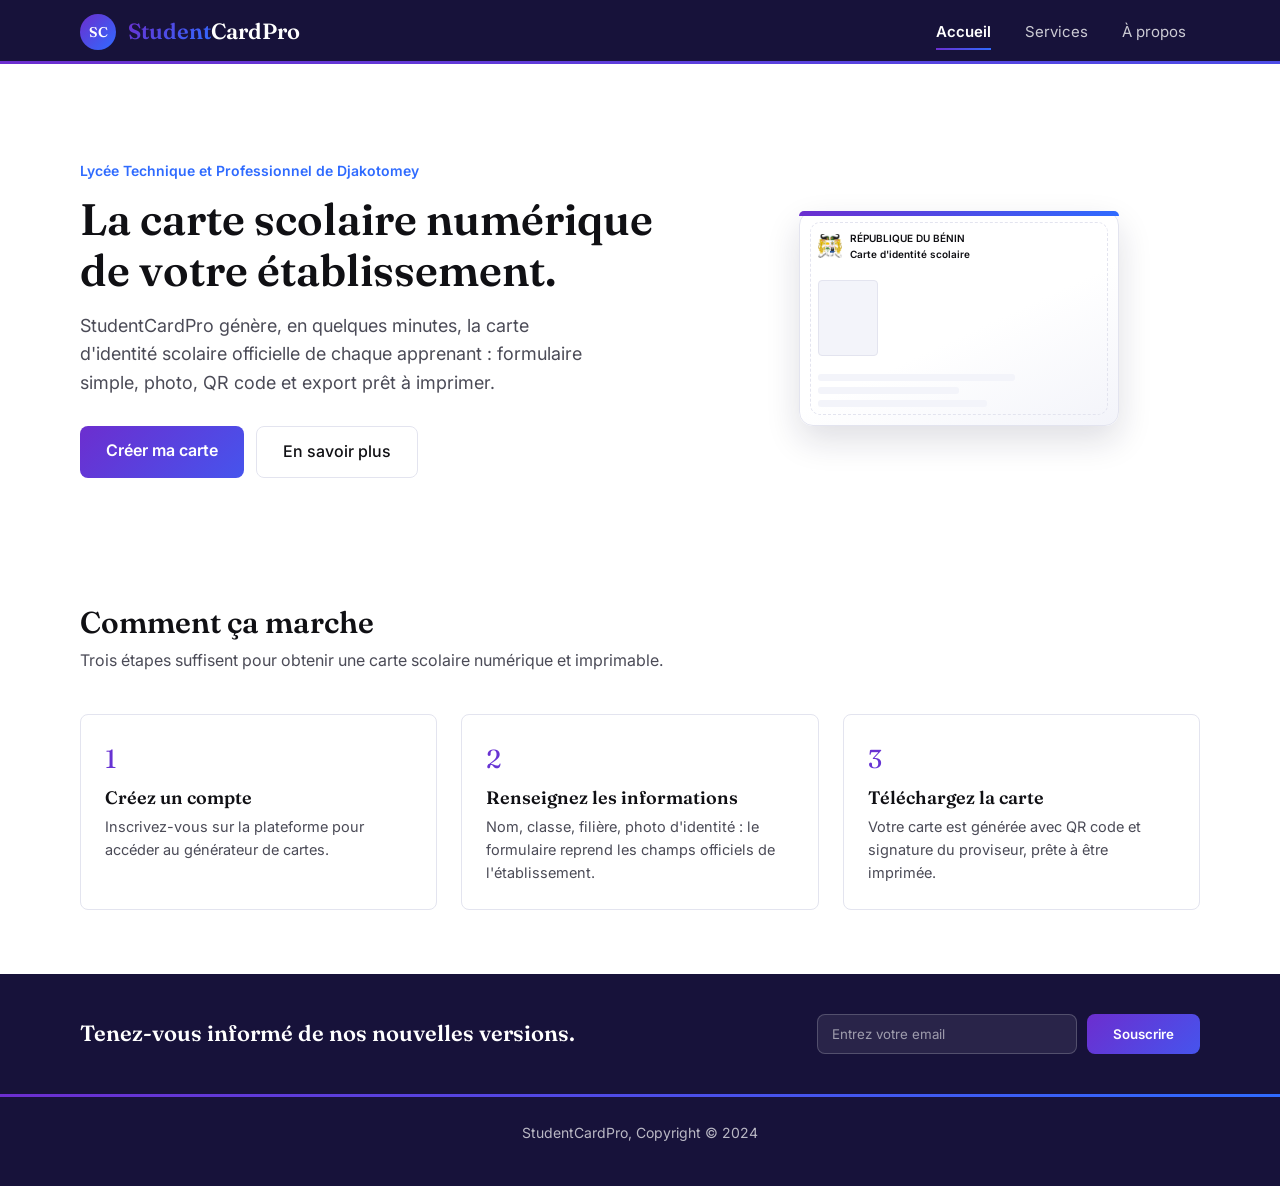
<file: index.html>
<!DOCTYPE html>
<html lang="fr">
  <head>
    <meta charset="utf-8">
    <meta name="viewport" content="width=device-width, initial-scale=1">
    <title>StudentCardPro | Bienvenue</title>
    <link rel="stylesheet" href="./css/style.css">
    <link rel="icon" href="img/favicon.png">
  </head>
  <body>
    <header>
      <div class="container">
        <div id="branding">
          <span class="seal">SC</span>
          <h1><span class="highlight">Student</span>CardPro</h1>
        </div>
        <nav aria-label="Navigation principale">
          <ul>
            <li class="current"><a href="index.html">Accueil</a></li>
            <li><a href="services.php">Services</a></li>
            <li><a href="about.html">À propos</a></li>
          <!--  <li><a href="publipostage.php">Publipostage</a></li>-->
          </ul>
        </nav>
      </div>
    </header>

    <section id="showcase">
      <div class="container">
        <div class="copy">
          <p class="eyebrow">Lycée Technique et Professionnel de Djakotomey</p>
          <h1>La carte scolaire numérique de votre établissement.</h1>
          <p>StudentCardPro génère, en quelques minutes, la carte d'identité scolaire officielle de chaque apprenant : formulaire simple, photo, QR code et export prêt à imprimer.</p>
          <div class="condition">
            <a href="services.php" class="btn">Créer ma carte</a>
            <a href="about.html" class="btn-outline">En savoir plus</a>
          </div>
        </div>
        <div class="hero-card-wrap">
          <div class="hero-card">
            <div class="hc-top">
              <img src="img/armoirie.png" alt="">
              <span>RÉPUBLIQUE DU BÉNIN<br>Carte d'identité scolaire</span>
            </div>
            <div class="hc-photo"></div>
            <div class="hc-lines">
              <span></span>
              <span></span>
              <span></span>
            </div>
          </div>
        </div>
      </div>
    </section>

    <section id="steps">
      <div class="container">
        <h2>Comment ça marche</h2>
        <p class="lead">Trois étapes suffisent pour obtenir une carte scolaire numérique et imprimable.</p>
        <div id="boxes">
          <div class="box">
            <div class="num">1</div>
            <h3>Créez un compte</h3>
            <p>Inscrivez-vous sur la plateforme pour accéder au générateur de cartes.</p>
          </div>
          <div class="box">
            <div class="num">2</div>
            <h3>Renseignez les informations</h3>
            <p>Nom, classe, filière, photo d'identité : le formulaire reprend les champs officiels de l'établissement.</p>
          </div>
          <div class="box">
            <div class="num">3</div>
            <h3>Téléchargez la carte</h3>
            <p>Votre carte est générée avec QR code et signature du proviseur, prête à être imprimée.</p>
          </div>
        </div>
      </div>
    </section>

    <section id="newsletter">
      <div class="container">
        <h1>Tenez-vous informé de nos nouvelles versions.</h1>
        <form action="envoyer.php" method="post">
          <input type="email" placeholder="Entrez votre email" required>
          <button type="submit" class="button_1">Souscrire</button>
        </form>
      </div>
    </section>

    <footer>
      <p>StudentCardPro, Copyright &copy; 2024</p>
    </footer>
  </body>
</html>
</file>
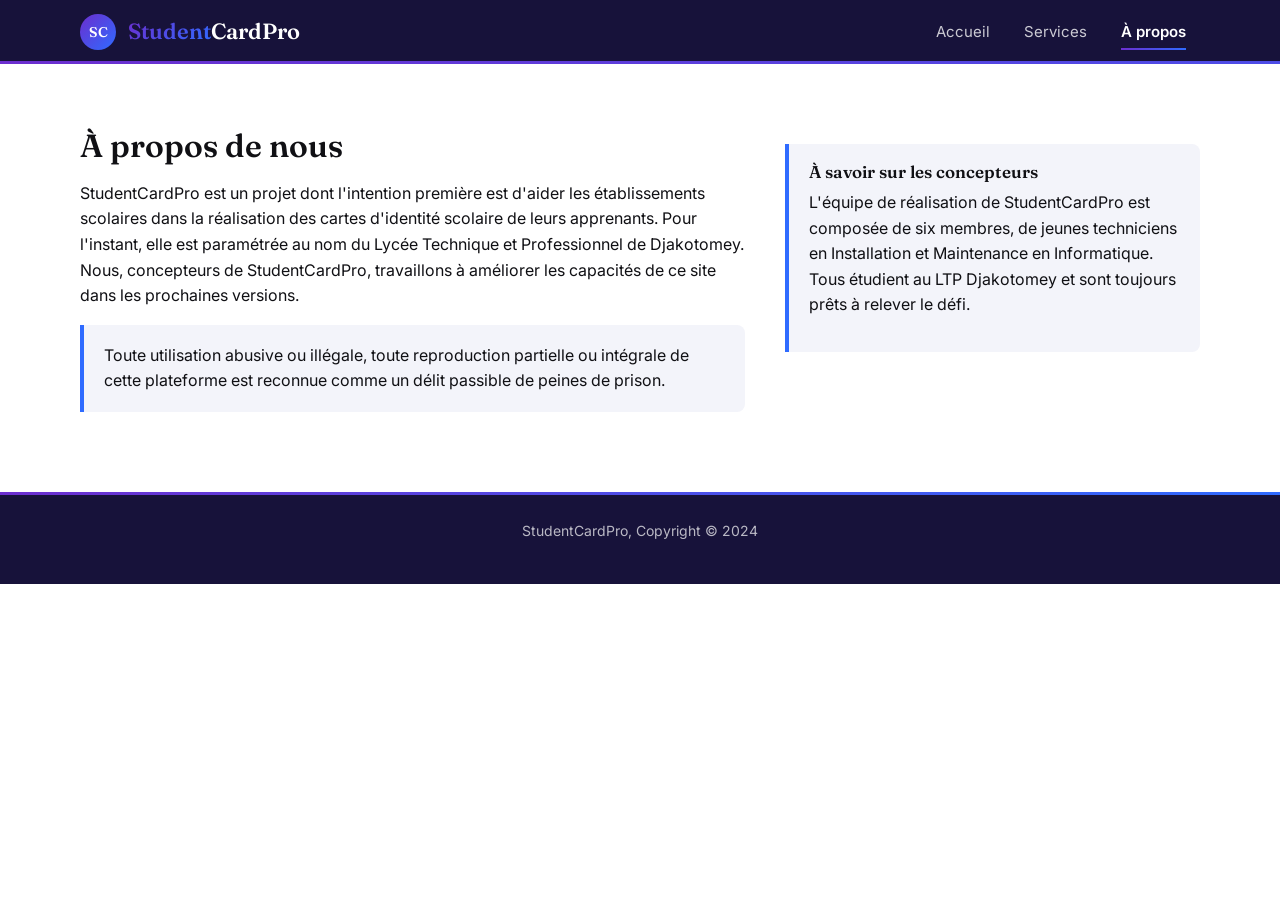
<file: about.html>
<!DOCTYPE html>
<html lang="fr">
  <head>
    <meta charset="utf-8">
    <meta name="viewport" content="width=device-width, initial-scale=1">
    <title>StudentCardPro | À propos</title>
    <link rel="stylesheet" href="./css/style.css">
    <link rel="icon" href="img/favicon.png">
  </head>
  <body>
    <header>
      <div class="container">
        <div id="branding">
          <span class="seal">SC</span>
          <h1><span class="highlight">Student</span>CardPro</h1>
        </div>
        <nav aria-label="Navigation principale">
          <ul>
            <li><a href="index.html">Accueil</a></li>
            <li><a href="services.php">Services</a></li>
           <!-- <li><a href="publipostage.php">Publipostage</a></li>-->
            <li class="current"><a href="about.html">À propos</a></li>
          </ul>
        </nav>
      </div>
    </header>

    <section id="main">
      <div class="container">
        <article id="main-col">
          <h1 class="page-title">À propos de nous</h1>
          <p>
            StudentCardPro est un projet dont l'intention première est d'aider les établissements scolaires dans la réalisation
            des cartes d'identité scolaire de leurs apprenants. Pour l'instant, elle est paramétrée au nom du Lycée Technique
            et Professionnel de Djakotomey. Nous, concepteurs de StudentCardPro, travaillons à améliorer les capacités de ce site dans les
            prochaines versions.
          </p>
          <p class="dark">
            Toute utilisation abusive ou illégale, toute reproduction partielle ou intégrale de cette plateforme est reconnue comme un délit passible de peines de prison.
          </p>
        </article>

        <aside id="sidebar">
          <div class="dark">
            <h3>À savoir sur les concepteurs</h3>
            <p>L'équipe de réalisation de StudentCardPro est composée de six membres, de jeunes techniciens en Installation et Maintenance en Informatique.
              Tous étudient au LTP Djakotomey et sont toujours prêts à relever le défi.
            </p>
          </div>
        </aside>
      </div>
    </section>

    <footer>
      <p>StudentCardPro, Copyright &copy; 2024</p>
    </footer>
  </body>
</html>
</file>
<file: css/style.css>
/* =========================================================
   StudentCardPro — design system v2
   Palette du logo : indigo/bleu en dégradé, blanc, noir
   ========================================================= */

@import url('https://fonts.googleapis.com/css2?family=Fraunces:opsz,wght@9..144,400;9..144,500;9..144,600&family=Inter:wght@400;500;600;700&display=swap');

:root{
  --ink:        #101014;
  --ink-soft:   #4B4B57;
  --paper:      #FFFFFF;
  --paper-2:    #F3F4FA;
  --blue-1:     #6C2ECF;   /* indigo du logo */
  --blue-2:     #2F6BFF;   /* bleu vif, second point du dégradé */
  --blue-dark:  #17123A;   /* quasi-noir teinté bleu, pour le header */
  --line:       #E3E4EF;
  --white:      #FFFFFF;

  --gradient: linear-gradient(135deg, var(--blue-1), var(--blue-2));

  --font-head: 'Fraunces', Georgia, serif;
  --font-body: 'Inter', -apple-system, sans-serif;

  --radius: 8px;
  --shadow: 0 14px 34px rgba(23, 18, 58, 0.14);
  --ease: cubic-bezier(.22,.9,.32,1);
}

*{ box-sizing: border-box; }

html{ scroll-behavior: smooth; scroll-padding-top: 96px; }

body{
  margin: 0;
  padding: 0;
  font-family: var(--font-body);
  font-size: 16px;
  line-height: 1.6;
  color: var(--ink);
  background: var(--paper);
}

h1, h2, h3, h4{
  font-family: var(--font-head);
  font-weight: 600;
  line-height: 1.15;
  margin: 0 0 0.5em;
  color: var(--ink);
}

p{ margin: 0 0 1em; }

a{ color: var(--blue-2); }

ul{ margin: 0; padding: 0; }

.container{
  width: 88%;
  max-width: 1120px;
  margin: 0 auto;
}

/* ---------- Keyframes ---------- */
@keyframes fadeUp{
  from{ opacity: 0; transform: translateY(16px); }
  to{ opacity: 1; transform: translateY(0); }
}

@keyframes float{
  from{ transform: translateY(0) rotate(-4deg); }
  to{ transform: translateY(-10px) rotate(-2deg); }
}

@keyframes gradientShift{
  0%{ background-position: 0% 50%; }
  100%{ background-position: 100% 50%; }
}

@media (prefers-reduced-motion: reduce){
  *{ animation: none !important; transition: none !important; }
}

/* ---------- Header / letterhead ---------- */
/* En-tête fixe : reste visible au défilement sur toutes les pages */
header{
  background: var(--blue-dark);
  padding: 12px 0;
  position: sticky;
  top: 0;
  z-index: 100;
}

header::after{
  content: "";
  position: absolute;
  left: 0; right: 0; bottom: 0;
  height: 3px;
  background: var(--gradient);
  background-size: 200% 100%;
  animation: gradientShift 6s linear infinite alternate;
}

header .container{
  display: flex;
  align-items: center;
  justify-content: space-between;
  flex-wrap: wrap;
  gap: 12px;
}

#branding{
  display: flex;
  align-items: center;
  gap: 12px;
}

.seal{
  width: 36px;
  height: 36px;
  border-radius: 50%;
  background: var(--gradient);
  color: var(--white);
  font-family: var(--font-head);
  font-weight: 600;
  font-size: 14px;
  display: flex;
  align-items: center;
  justify-content: center;
  flex-shrink: 0;
  transition: transform 0.3s var(--ease);
}

#branding:hover .seal{ transform: rotate(-8deg) scale(1.06); }

#branding h1{
  margin: 0;
  font-size: 22px;
  color: var(--white);
}

#branding h1 .highlight{
  background: var(--gradient);
  -webkit-background-clip: text;
  background-clip: text;
  color: transparent;
}

header nav ul{ display: flex; gap: 6px; list-style: none; flex-wrap: wrap; }

header nav li{ position: relative; }

header nav a{
  color: rgba(255,255,255,0.78);
  text-decoration: none;
  font-size: 15px;
  padding: 8px 14px;
  display: inline-block;
  transition: color 0.2s ease;
}

header nav a::after{
  content: "";
  position: absolute;
  left: 14px; right: 14px; bottom: 2px;
  height: 2px;
  background: var(--gradient);
  transform: scaleX(0);
  transform-origin: left;
  transition: transform 0.25s var(--ease);
}

header nav a:hover{ color: var(--white); }
header nav a:hover::after{ transform: scaleX(1); }

header nav li.current a{ color: var(--white); font-weight: 600; }
header nav li.current a::after{ transform: scaleX(1); }

.session-bar{
  display: flex;
  justify-content: space-between;
  align-items: center;
  flex-wrap: wrap;
  gap: 8px;
  padding-top: 8px;
  margin-top: 8px;
  border-top: 1px solid rgba(255,255,255,0.1);
  font-size: 13px;
  line-height: 1.3;
  color: rgba(255,255,255,0.65);
}

.session-bar b{ color: var(--white); }

.session-bar a{
  color: var(--white);
  text-decoration: none;
  padding: 2px 10px;
  border: 1px solid rgba(255,255,255,0.25);
  border-radius: var(--radius);
  transition: background 0.2s ease, border-color 0.2s ease;
}

.session-bar a:hover{ background: rgba(255,255,255,0.1); border-color: rgba(255,255,255,0.5); }

/* ---------- Buttons ---------- */
.button_1, .btn{
  display: inline-block;
  height: auto;
  background: var(--gradient);
  background-size: 160% 160%;
  border: 0;
  padding: 12px 26px;
  color: var(--white);
  font-family: var(--font-body);
  font-weight: 600;
  border-radius: var(--radius);
  text-decoration: none;
  cursor: pointer;
  transition: transform 0.2s var(--ease), box-shadow 0.2s var(--ease), background-position 0.4s ease;
}

.button_1:hover, .btn:hover{
  box-shadow: var(--shadow);
  transform: translateY(-2px);
  background-position: 100% 0;
}

.btn-outline{
  display: inline-block;
  padding: 12px 26px;
  border-radius: var(--radius);
  border: 1px solid var(--line);
  color: var(--ink);
  text-decoration: none;
  font-weight: 500;
  transition: border-color 0.2s ease, background 0.2s ease, transform 0.2s var(--ease);
}

.btn-outline:hover{ border-color: var(--blue-2); background: var(--paper-2); transform: translateY(-2px); }

/* ---------- Notice / dark callout ---------- */
.dark, .notice{
  padding: 18px 20px;
  background: var(--paper-2);
  border-left: 4px solid var(--blue-2);
  border-radius: 0 var(--radius) var(--radius) 0;
  margin: 16px 0;
}

/* ---------- Hero ---------- */
#showcase{
  padding: 96px 0 64px;
  overflow: hidden;
}

#showcase .container{
  display: grid;
  grid-template-columns: 1.1fr 0.9fr;
  gap: 48px;
  align-items: center;
}

#showcase .copy{
  animation: fadeUp 0.7s var(--ease) both;
}

#showcase .copy .eyebrow{
  color: var(--blue-2);
  font-family: var(--font-body);
  font-weight: 600;
  font-size: 14px;
  margin-bottom: 12px;
}

#showcase h1{
  font-size: 44px;
  margin-bottom: 16px;
}

#showcase .copy p{
  font-size: 18px;
  max-width: 46ch;
  color: var(--ink-soft);
}

.condition{ display: flex; gap: 12px; margin-top: 28px; flex-wrap: wrap; }

/* Stylised card mockup on the hero */
.hero-card-wrap{
  display: flex;
  justify-content: center;
  animation: fadeUp 0.8s var(--ease) 0.15s both;
}

.hero-card{
  width: 320px;
  aspect-ratio: 85.6 / 54;
  background: linear-gradient(155deg, var(--white) 55%, var(--paper-2));
  border: 1px solid var(--line);
  border-radius: 14px;
  box-shadow: var(--shadow);
  padding: 18px;
  position: relative;
  animation: float 3.5s ease-in-out infinite alternate;
}

.hero-card::before{
  content: "";
  position: absolute;
  inset: 10px;
  border: 1px dashed var(--line);
  border-radius: 10px;
}

.hero-card::after{
  content: "";
  position: absolute;
  top: -1px; left: -1px; right: -1px;
  height: 5px;
  border-radius: 14px 14px 0 0;
  background: var(--gradient);
}

.hero-card .hc-top{
  display: flex;
  align-items: center;
  gap: 8px;
  font-size: 10px;
  font-weight: 600;
  color: var(--ink);
  text-align: left;
}

.hero-card .hc-top img{ width: 24px; height: 24px; }

.hero-card .hc-photo{
  width: 60px;
  height: 76px;
  background: var(--paper-2);
  border: 1px solid var(--line);
  border-radius: 4px;
  margin-top: 18px;
}

.hero-card .hc-lines{ margin-top: 18px; display: flex; flex-direction: column; gap: 6px; }

.hero-card .hc-lines span{
  display: block;
  height: 7px;
  border-radius: 3px;
  background: var(--paper-2);
}

.hero-card .hc-lines span:nth-child(1){ width: 70%; }
.hero-card .hc-lines span:nth-child(2){ width: 50%; }
.hero-card .hc-lines span:nth-child(3){ width: 60%; }

/* ---------- Steps ---------- */
#steps{ padding: 64px 0; }

#steps h2{ font-size: 30px; text-align: left; margin-bottom: 8px; }

#steps .lead{ max-width: 60ch; color: var(--ink-soft); margin-bottom: 40px; }

#boxes{ display: grid; grid-template-columns: repeat(3, 1fr); gap: 24px; }

#boxes .box{
  text-align: left;
  padding: 24px;
  background: var(--paper);
  border: 1px solid var(--line);
  border-radius: var(--radius);
  transition: transform 0.25s var(--ease), box-shadow 0.25s var(--ease), border-color 0.25s ease;
}

#boxes .box:hover{
  transform: translateY(-4px);
  box-shadow: var(--shadow);
  border-color: transparent;
}

#boxes .box .num{
  font-family: var(--font-head);
  font-size: 26px;
  background: var(--gradient);
  -webkit-background-clip: text;
  background-clip: text;
  color: transparent;
  margin-bottom: 8px;
}

#boxes .box h3{ font-size: 18px; margin-bottom: 6px; }

#boxes .box p{ font-size: 14.5px; color: var(--ink-soft); margin: 0; }

/* ---------- Newsletter ---------- */
#newsletter{
  padding: 40px 0;
  color: var(--white);
  background: var(--blue-dark);
}

#newsletter .container{
  display: flex;
  align-items: center;
  justify-content: space-between;
  flex-wrap: wrap;
  gap: 16px;
}

#newsletter h1{ font-size: 22px; color: var(--white); margin: 0; }

#newsletter form{ display: flex; gap: 10px; flex-wrap: wrap; }

input{ outline: none; font-family: var(--font-body); }

#newsletter input[type="email"]{
  padding: 10px 14px;
  height: auto;
  width: 260px;
  max-width: 100%;
  border: 1px solid rgba(255,255,255,0.2);
  border-radius: var(--radius);
  background: rgba(255,255,255,0.08);
  color: var(--white);
  transition: border-color 0.2s ease, background 0.2s ease;
}

#newsletter input[type="email"]:focus{ border-color: var(--blue-2); background: rgba(255,255,255,0.14); }

#newsletter input[type="email"]::placeholder{ color: rgba(255,255,255,0.55); }

/* ---------- Content section (about) ---------- */
#main{ padding: 64px 0; }

#main .container{
  display: grid;
  grid-template-columns: 1.6fr 1fr;
  gap: 40px;
  align-items: start;
}

.page-title{ font-size: 32px; }

article#main-col p{ font-size: 16px; }

aside#sidebar .dark h3{ margin-top: 0; font-size: 17px; }

/* ---------- Footer ---------- */
footer{
  padding: 28px 0;
  color: rgba(255,255,255,0.7);
  background: var(--blue-dark);
  text-align: center;
  font-size: 14px;
  position: relative;
}

footer::before{
  content: "";
  position: absolute;
  left: 0; right: 0; top: 0;
  height: 3px;
  background: var(--gradient);
}

/* ---------- Services / form page ---------- */
.form-page{ padding: 56px 0 80px; }

.form-page .container{ max-width: 640px; }

.form-page .page-title{ margin-bottom: 4px; }

.form-page .subtitle{ color: var(--ink-soft); margin-bottom: 24px; }

.form-card{
  background: var(--paper);
  border: 1px solid var(--line);
  border-radius: var(--radius);
  box-shadow: var(--shadow);
  padding: 32px;
  position: relative;
  overflow: hidden;
  animation: fadeUp 0.5s var(--ease) both;
}

.form-card::before{
  content: "";
  position: absolute;
  top: 0; left: 0; right: 0;
  height: 4px;
  background: var(--gradient);
}

.field{ margin-bottom: 18px; }

.field label{
  display: block;
  font-weight: 600;
  font-size: 13.5px;
  color: var(--ink);
  margin-bottom: 6px;
}

.field input[type="text"],
.field input[type="date"],
.field select{
  width: 100%;
  height: 42px;
  border: 1px solid var(--line);
  border-radius: var(--radius);
  background: var(--paper-2);
  padding: 0 12px;
  font-size: 15px;
  font-family: var(--font-body);
  color: var(--ink);
  transition: border-color 0.2s ease, background 0.2s ease, box-shadow 0.2s ease;
}

.field input[type="text"]:focus,
.field input[type="date"]:focus,
.field select:focus{
  border-color: var(--blue-2);
  background: var(--white);
  box-shadow: 0 0 0 3px rgba(47, 107, 255, 0.12);
}

.field-row{ display: grid; grid-template-columns: 1fr 1fr; gap: 16px; }

.field input[type="file"]{
  width: 100%;
  padding: 10px;
  border: 1px dashed var(--line);
  border-radius: var(--radius);
  background: var(--paper-2);
  font-size: 14px;
  transition: border-color 0.2s ease;
}

.field input[type="file"]:hover{ border-color: var(--blue-2); }

.form-card input[type="submit"]{
  width: 100%;
  margin-top: 8px;
  height: 46px;
  background: var(--gradient);
  background-size: 160% 160%;
  color: var(--white);
  border: none;
  border-radius: var(--radius);
  font-weight: 700;
  font-size: 15px;
  cursor: pointer;
  transition: transform 0.2s var(--ease), box-shadow 0.2s var(--ease), background-position 0.4s ease;
}

.form-card input[type="submit"]:hover{
  transform: translateY(-2px);
  box-shadow: var(--shadow);
  background-position: 100% 0;
}

/* ---------- Auth pages (inscription / connexion) ---------- */
.auth-page{
  min-height: calc(100vh - 140px);
  display: flex;
  align-items: center;
  justify-content: center;
  padding: 48px 16px;
}

/* ---------- Responsive ---------- */
@media (max-width: 860px){
  #showcase .container{ grid-template-columns: 1fr; }
  .hero-card-wrap{ order: -1; }
  #main .container{ grid-template-columns: 1fr; }
  #boxes{ grid-template-columns: 1fr; }
}

@media (max-width: 640px){
  header .container{ justify-content: center; text-align: center; }
  header nav ul{ justify-content: center; }
  header{ padding: 8px 0; }
  header .container{ gap: 2px; }
  header nav ul{ gap: 0; }
  header nav a{ padding: 6px 9px; font-size: 13.5px; }
  header nav a::after{ left: 9px; right: 9px; }
  #branding h1{ font-size: 19px; }
  .seal{ width: 30px; height: 30px; font-size: 12px; }
  .session-bar{ margin-top: 4px; padding-top: 4px; }
  .session-bar{ justify-content: center; text-align: center; }
  .session-bar span{ display: none; }
  #showcase{ padding: 56px 0 40px; text-align: center; }
  #showcase .copy p{ margin-left: auto; margin-right: auto; }
  #showcase h1{ font-size: 32px; }
  .condition{ justify-content: center; }
  #newsletter .container{ text-align: center; justify-content: center; }
  #newsletter form{ justify-content: center; width: 100%; }
  #newsletter input[type="email"]{ width: 100%; }
  .field-row{ grid-template-columns: 1fr; }
  .form-card{ padding: 22px; }
}
</file>
